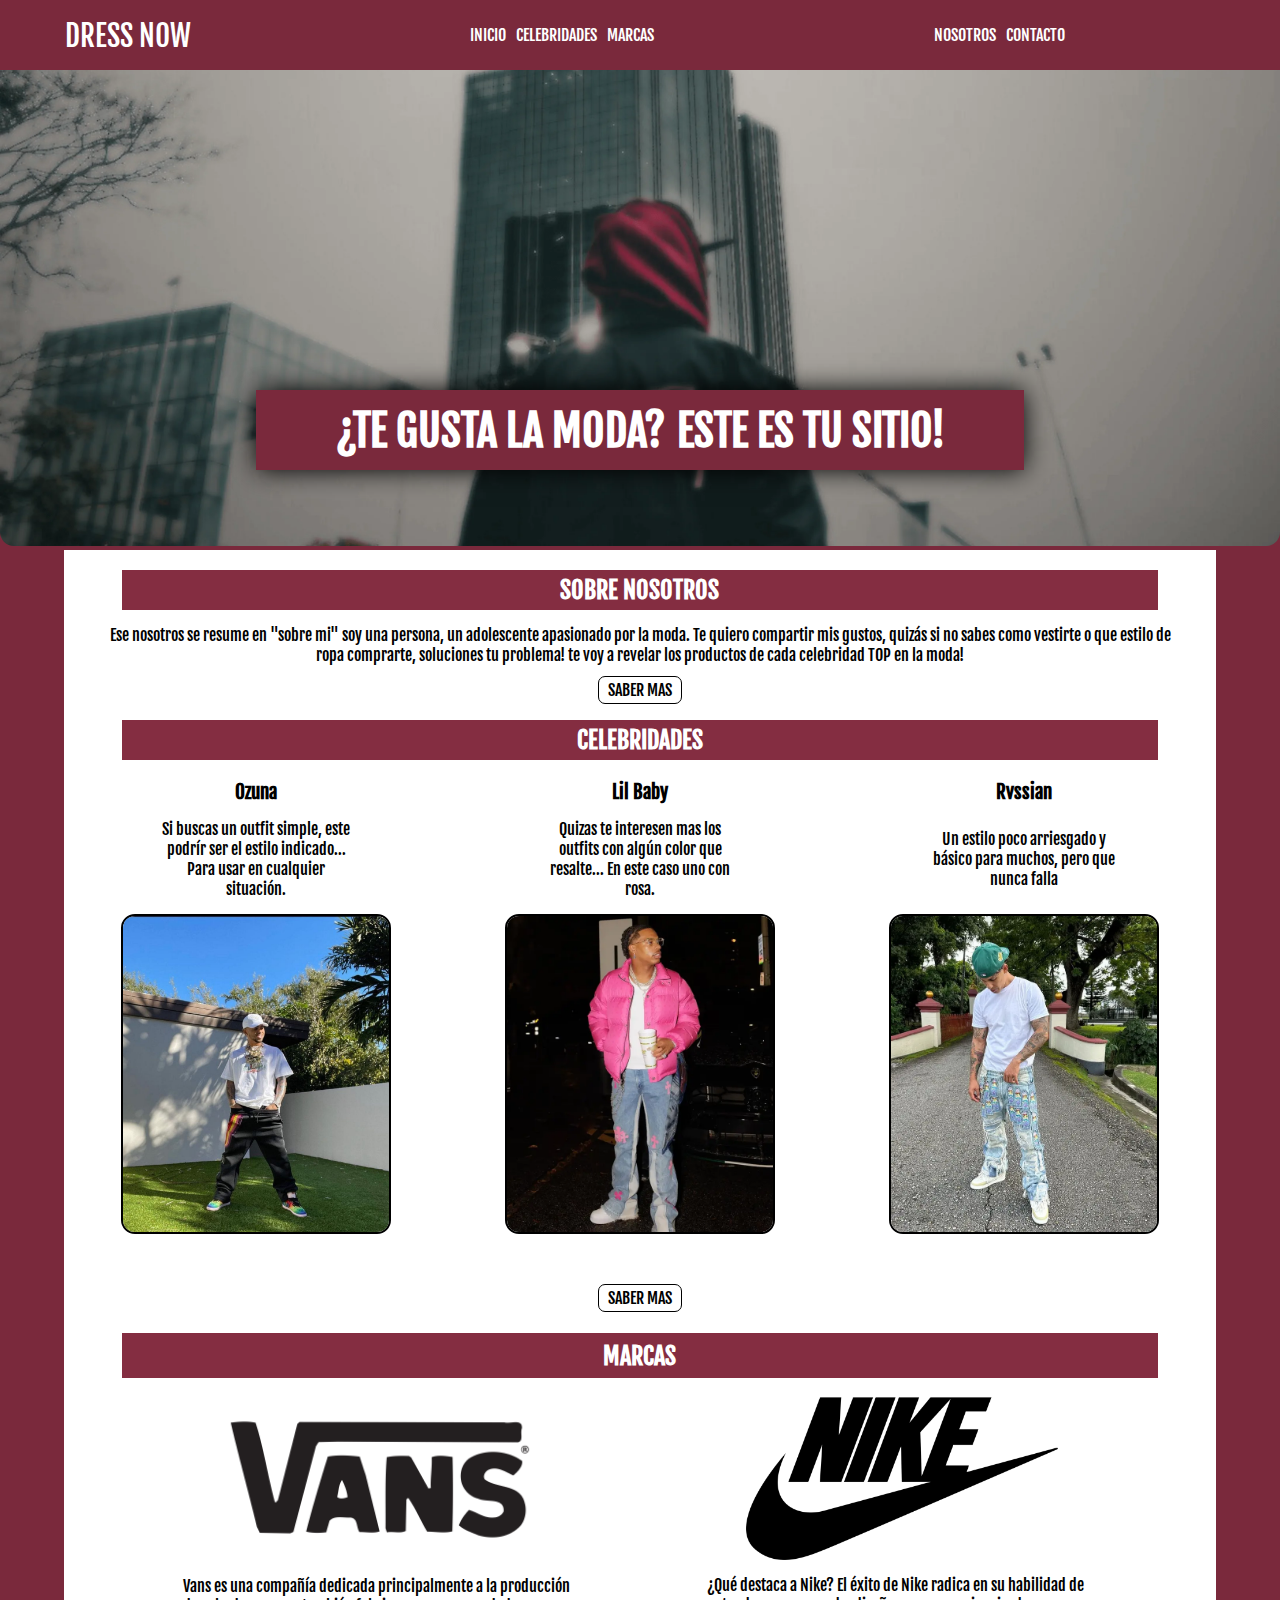
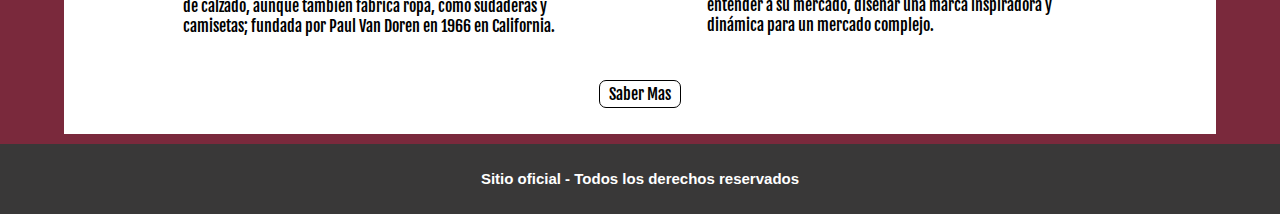
<file: index.html>
<!DOCTYPE html>
<html lang="es">

<head>
    <meta charset="UTF-8">
    <meta name="viewport" content="width=device-width, initial-scale=1.0">
    <link rel="stylesheet" href="css/style.css">
    <!-- Animacion CSS -->
    <link rel="stylesheet" href="https://cdnjs.cloudflare.com/ajax/libs/animate.css/4.1.1/animate.min.css" />
    <link rel="icon" href="media/abrigo-acolchado.ico">
    <meta name="description" content="Encuentra tu estilo de moda único en una sola página">
    <meta name="keywords" content="MODA, ROPA, ESTILO, OUTFITT">
    <title>DressNow</title>
</head>

<body>
    <header class="header header-inicio">
        <div class="logo">
            <a href="index.html">DRESS NOW</a>
        </div>
        <div class="navs">
            <label class="label-hamburguesa" for="menu-hamburguesa">
                <svg xmlns="http://www.w3.org/2000/svg" width="30" height="30" fill="currentColor" class="list-icon"
                    viewBox="0 0 16 16">
                    <path fill-rule="evenodd"
                        d="M2.5 12a.5.5 0 0 1 .5-.5h10a.5.5 0 0 1 0 1H3a.5.5 0 0 1-.5-.5m0-4a.5.5 0 0 1 .5-.5h10a.5.5 0 0 1 0 1H3a.5.5 0 0 1-.5-.5m0-4a.5.5 0 0 1 .5-.5h10a.5.5 0 0 1 0 1H3a.5.5 0 0 1-.5-.5" />
                </svg>
            </label>
            <input class="menu-hamburguesa" type="checkbox" name="" id="menu-hamburguesa">
            <div class="navvar">
                <div class="nav-1">
                    <ul class="ul-links">
                        <li class="li-links"><a class="links" href="index.html"><span>INICIO</span></a></li>
                        <li class="li-links"><a class="links"
                                href="html/celebridades.html"><span>CELEBRIDADES</span></a></li>
                        <li class="li-links"><a class="links" href="html/marcas.html"><span>MARCAS</span></a></li>
                    </ul>
                </div>
                <div class="nav-2">
                    <ul class="ul-links">
                        <li class="li-links"><a class="links" href="html/nosotros.html"><span>NOSOTROS</span></a></li>
                        <li class="li-links"><a class="links" href="html/contacto.html"><span>CONTACTO</span></a></li>
                    </ul>
                </div>
            </div>
        </div>
    </header>
    <div class="banner">
        <img src="media/banner2-liviano.webp" alt="Fondo header">

        <div class="info-header">
            <h1><span class="animate__animated animate__lightSpeedInLeft">¿TE GUSTA LA MODA?</span>
                <span class="animate__animated animate__lightSpeedInRight">ESTE ES TU SITIO!</span>
            </h1>
        </div>
    </div>



    <div class="main-fondo">

        <main class="main-inicio">




            <div class="sobre-nosotros-inicio">
                <div class="sobre-nosotros-inicio-info">
                    <h2>SOBRE NOSOTROS</h2>
                    <P>Ese nosotros se resume en "sobre mi" soy una persona, un adolescente apasionado por la moda. Te
                        quiero compartir mis gustos, quizás si no sabes como vestirte o que estilo de ropa comprarte,
                        soluciones tu problema! te voy a revelar los productos de cada celebridad TOP en la moda! </P>
                </div>
                <div class="sn-boton">
                    <a href="html/nosotros.html">SABER MAS</a>
                </div>
            </div>



            <div class="outfits-inicio">
                <div class="out-inicio-titulo">
                    <h2>CELEBRIDADES</h2>
                </div>
                <div class="out-content">
                    <div class="out-1">
                        <h3>Ozuna</h3>
                        <p>Si buscas un outfit simple, este podrír ser el estilo indicado... Para usar en cualquier
                            situación.</p>
                        <a href="html/celebridades.html"><img src="media/ozuna.jpeg" alt="Outfit de Ozuna"></a>
                    </div>
                    <div class="out-2">
                        <h3>Lil Baby</h3>
                        <p>Quizas te interesen mas los outfits con algún color que resalte... En este caso uno con rosa.
                        </p>
                        <a href="html/celebridades.html"><img src="media/Lil Baby.webp" alt="Outfit de Lil Baby"></a>
                    </div>
                    <div class="out-3">
                        <h3>Rvssian</h3>
                        <p>Un estilo poco arriesgado y básico para muchos, pero que nunca falla</p>
                        <a href="html/celebridades.html"><img src="media/Rvssian.webp" alt="Outfit de Rvssian"></a>
                    </div>
                </div>
                <div class="ou-btn">
                    <a href="html/celebridades.html">SABER MAS</a>
                </div>

            </div>



            <div class="marcas-inicio">
                <div class="marcas-inicio-titulo">
                    <h2>MARCAS</h2>
                </div>
                <div class="mar-content">
                    <div class="mar-1">
                        <img src="media/vans.png" alt="logo Vans">
                        <p>Vans es una compañía dedicada principalmente a la producción de calzado, aunque también
                            fabrica ropa, como sudaderas y camisetas; fundada por Paul Van Doren en 1966 en California.
                        </p>
                    </div>
                    <div class="mar-2">
                        <img src="media/nike.png" alt="logo Nike">
                        <p>¿Qué destaca a Nike?
                            El éxito de Nike radica en su habilidad de entender a su mercado, diseñar una marca
                            inspiradora y dinámica para un mercado complejo.</p>
                    </div>
                </div>
                <div class="mar-btn">
                    <a href="html/marcas.html">Saber Mas</a>
                </div>
            </div>


        </main>
    </div>

</body>

<footer>
    <h3>Sitio oficial - Todos los derechos reservados </h3>
</footer>

</html>
</file>
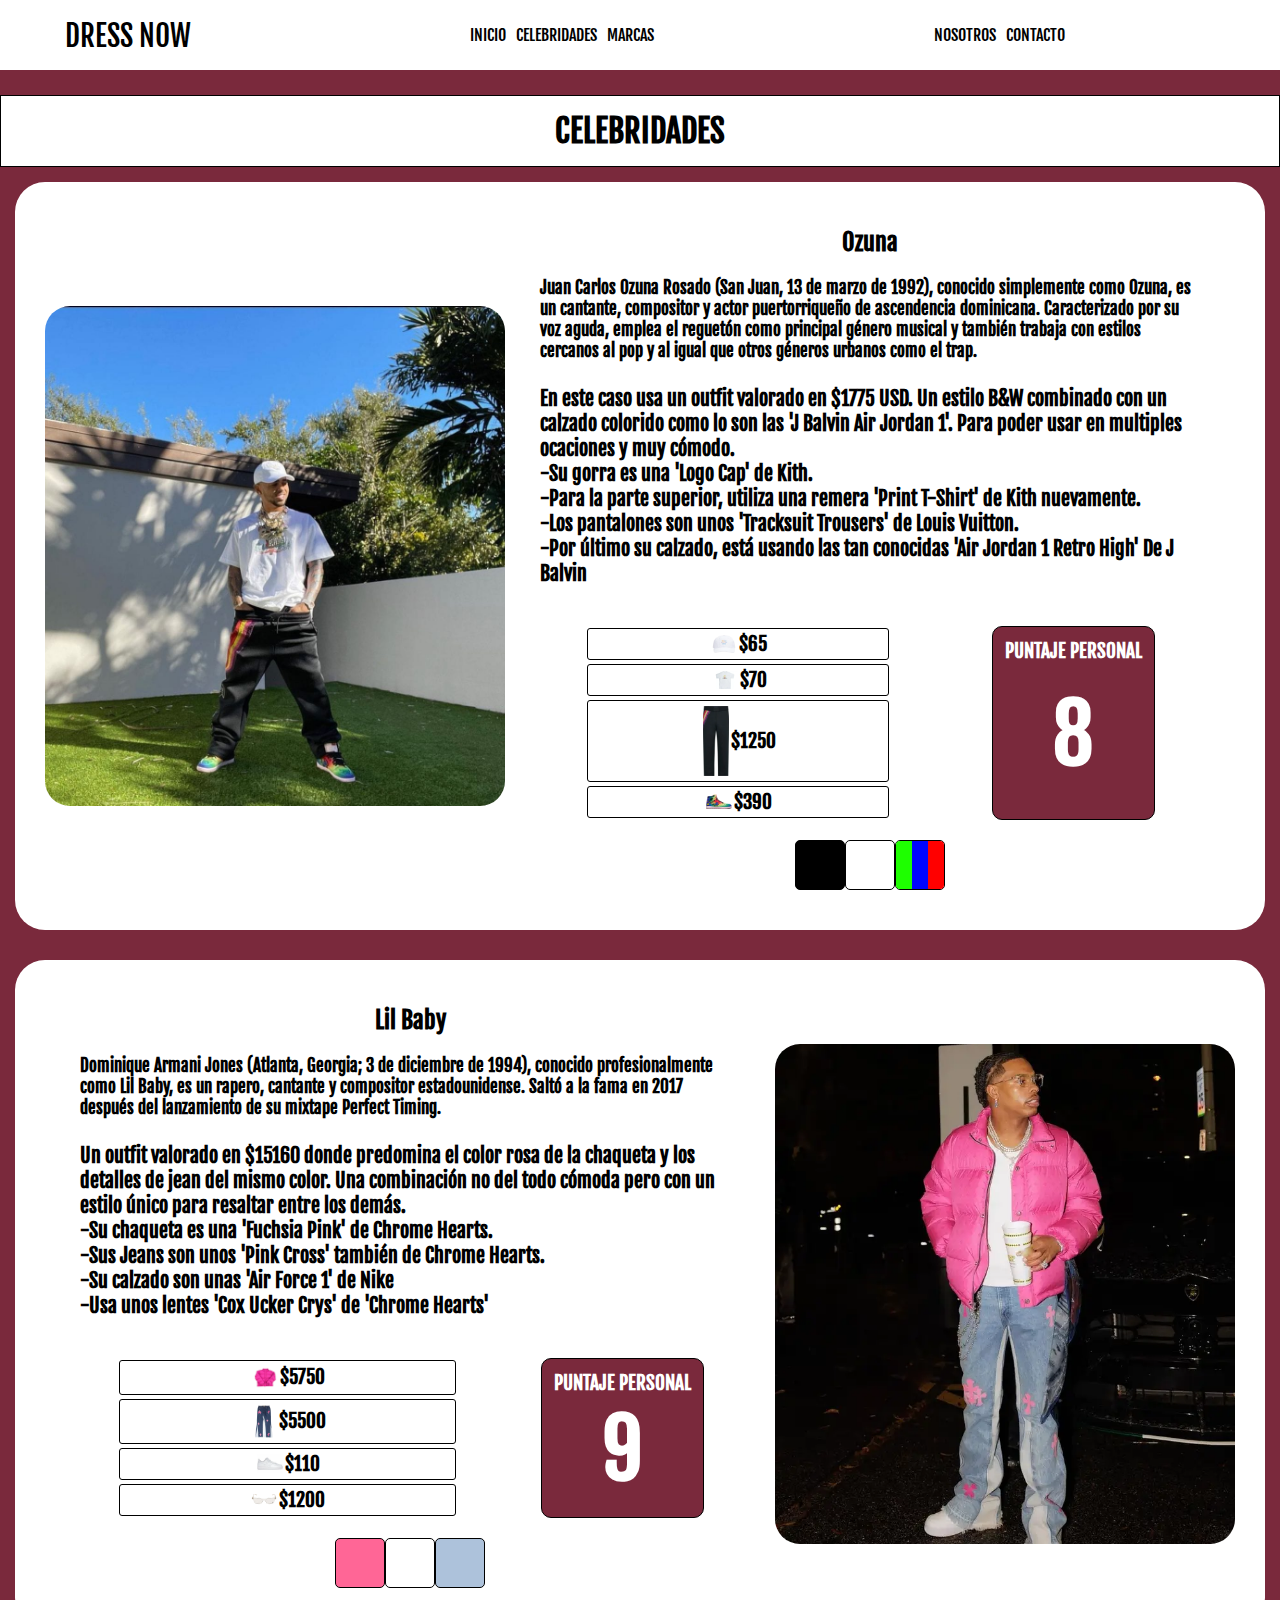
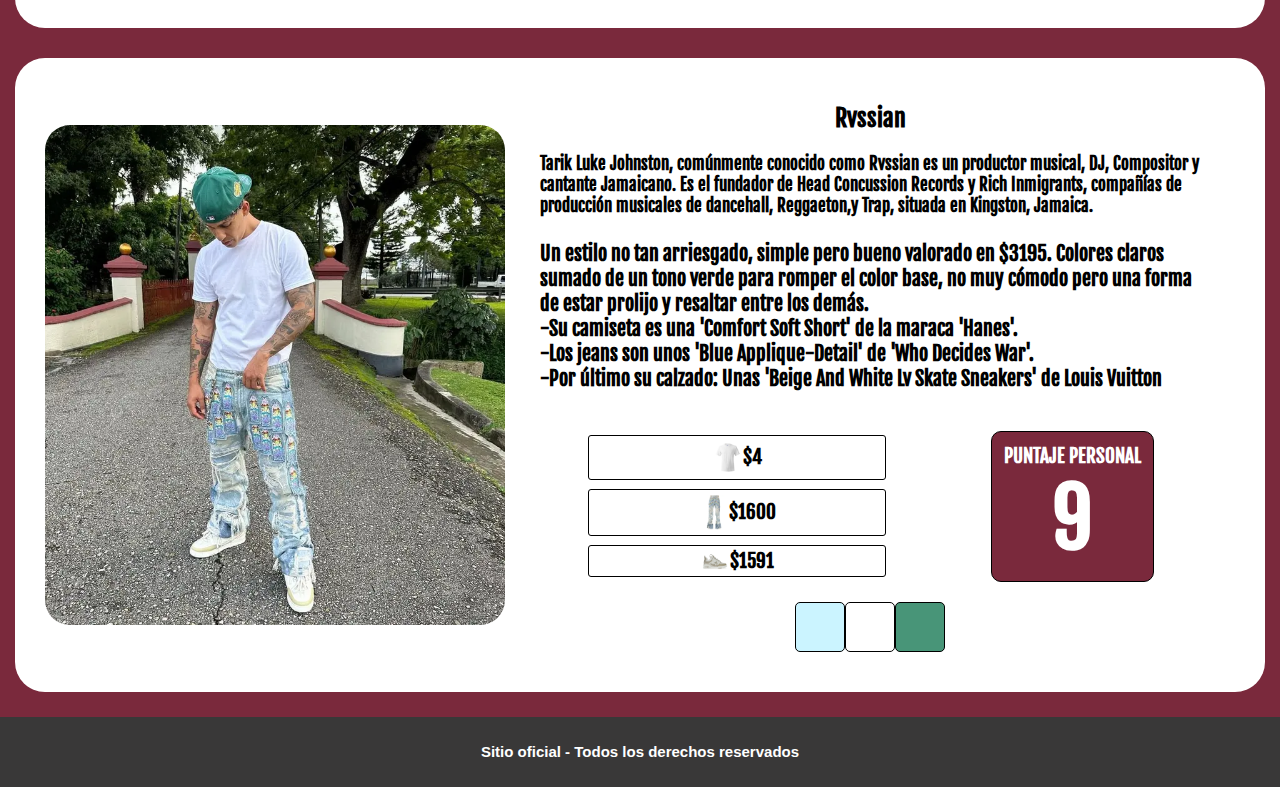
<file: html/celebridades.html>
<!DOCTYPE html>
<html lang="es">

<head>
    <link rel="stylesheet" href="../css/style.css">
    <meta charset="UTF-8">
    <meta name="viewport" content="width=device-width, initial-scale=1.0">
    <link rel="icon" href="../media/abrigo-acolchado.ico">
    <meta name="description" content="Las celebridades y sus mejores outfits!">
    <meta name="keywords" content="MODA, ROPA, ESTILO, OUTFITT, OZUNA, FAMOSOS, RVSSIAN">
    <title>Celebridades👑 - DressNow</title>
</head>

<body>

    <header class="header header-htmls">
        <div class="logo logo-htmls">
            <a href="../index.html">DRESS NOW</a>
        </div>
        <div class="navs">
            <label class="label-hamburguesa" for="menu-hamburguesa">
                <svg xmlns="http://www.w3.org/2000/svg" width="30" height="30" fill="currentColor"
                    class="list-icon-htmls" viewBox="0 0 16 16">
                    <path fill-rule="evenodd"
                        d="M2.5 12a.5.5 0 0 1 .5-.5h10a.5.5 0 0 1 0 1H3a.5.5 0 0 1-.5-.5m0-4a.5.5 0 0 1 .5-.5h10a.5.5 0 0 1 0 1H3a.5.5 0 0 1-.5-.5m0-4a.5.5 0 0 1 .5-.5h10a.5.5 0 0 1 0 1H3a.5.5 0 0 1-.5-.5" />
                </svg>
            </label>
            <input class="menu-hamburguesa" type="checkbox" name="" id="menu-hamburguesa">
            <div class="navvar">
                <div class="nav-1 nav1-htmls">
                    <ul class="ul-links">
                        <li class="li-links"><a href="../index.html"><span>INICIO</span></a></li>
                        <li class="li-links"><a href="../html/celebridades.html"><span>CELEBRIDADES</span></a></li>
                        <li class="li-links"><a href="../html/marcas.html"><span>MARCAS</span></a></li>
                    </ul>
                </div>
                <div class="nav-2 nav2-htmls">
                    <ul class="ul-links">
                        <li class="li-links"><a href="../html/nosotros.html"><span>NOSOTROS</span></a></li>
                        <li class="li-links"><a href="../html/contacto.html"><span>CONTACTO</span></a></li>
                    </ul>
                </div>
            </div>
        </div>
    </header>



    <div class="content-total">



        <div class="content-1">

            <div class="title-cebs">
                <h1>CELEBRIDADES</h1>
            </div>


            <div class="content-cebs">
                <div class="ceb-content-img">
                    <div class="foto-celebridad">

                    </div>
                </div>
                <div class="ceb-content-info">
                    <div class="nombre-celebridad">
                        <h2>Ozuna</h2>
                    </div>
                    <div class="info-celebridad">
                        <h5>Juan Carlos Ozuna Rosado (San Juan, 13 de marzo de 1992), conocido simplemente como Ozuna,
                            es un cantante, compositor y actor puertorriqueño de ascendencia dominicana. Caracterizado
                            por su voz aguda, emplea el reguetón como principal género musical y también trabaja con
                            estilos cercanos al pop y al igual que otros géneros urbanos como el trap.</h5>
                        <br>
                        <h4>En este caso usa un outfit valorado en $1775 USD. Un estilo B&W combinado con un calzado
                            colorido como lo son las 'J Balvin Air Jordan 1'. Para poder usar en multiples ocaciones y
                            muy cómodo.</h4>
                        <h4>-Su gorra es una
                            'Logo Cap' de Kith.</h4>
                        <h4>-Para la parte superior, utiliza una remera 'Print T-Shirt' de Kith nuevamente. </h4>
                        <h4>-Los pantalones son unos 'Tracksuit Trousers' de Louis Vuitton.</h4>
                        <h4>-Por último su calzado, está usando las tan conocidas 'Air Jordan 1 Retro High' De J
                            Balvin</h4>

                        </h4>
                    </div>
                    <div class="datos-celebridad">
                        <div class="precios">
                            <h3><img src="../media/ozuna-gorra.webp" alt="Gorra de Ozuna"> $65</h3>
                            <h3><img src="../media/ozuna-remera.webp" alt="Remera de Ozuna"> $70</h3>
                            <h3><img src="../media/ozuna-pantalon.webp" alt="Pantalon de Ozuna"> $1250</h3>
                            <h3><img src="../media/ozuna-zapas.webp" alt="Calzado de Ozuna"> $390</h3>
                        </div>
                        <div class="puntaje">
                            <h3>PUNTAJE PERSONAL<h3>
                                    <h1>8</h1>
                        </div>
                        <div class="colores-ozuna">
                            <div class="color-1"></div>
                            <div class="color-2"></div>
                            <div class="color-3">
                                <div class="subcolor-1"></div>
                                <div class="subcolor-2"></div>
                                <div class="subcolor-3"></div>
                            </div>
                        </div>
                    </div>
                </div>
            </div>

            <div class="content-cebs">

                <div class="ceb-content-info">
                    <div class="nombre-celebridad">
                        <h2>Lil Baby</h2>
                    </div>
                    <div class="info-celebridad">
                        <h5>Dominique Armani Jones ​(Atlanta, Georgia; 3 de diciembre de 1994), conocido
                            profesionalmente como Lil Baby, es un rapero, cantante y compositor estadounidense. Saltó a
                            la fama en 2017 después del lanzamiento de su mixtape Perfect Timing.</h5>
                        <br>
                        <h4>Un outfit valorado en $15160 donde predomina el color rosa de la chaqueta y los detalles de
                            jean del mismo color. Una combinación no del todo cómoda pero con un estilo único para
                            resaltar entre los demás.</h4>
                        <h4>-Su chaqueta es una 'Fuchsia Pink' de Chrome Hearts.</h4>
                        <h4>-Sus Jeans son unos 'Pink Cross' también de Chrome Hearts.</h4>
                        <h4>-Su calzado son unas 'Air Force 1' de Nike</h4>
                        <h4>-Usa unos lentes 'Cox Ucker Crys' de 'Chrome Hearts' </h4>

                        </h4>
                    </div>
                    <div class="datos-celebridad">
                        <div class="precios">
                            <h3><img src="../media/Lilbaby campera.webp" alt="Campera de Lil Baby"> $5750</h3>
                            <h3><img src="../media/lil baby pantalon.webp" alt="Pantalon de Lil Baby"> $5500</h3>
                            <h3><img src="../media/lilbaby zapas.webp" alt="Calzado de Lil Baby"> $110</h3>
                            <h3><img src="../media/lil baby lentes.webp" alt="Lentes de Lil Baby"> $1200</h3>
                        </div>
                        <div class="puntaje">
                            <h3>PUNTAJE PERSONAL<h3>
                                    <h1>9</h1>
                        </div>
                        <div class="colores-lilbaby">
                            <div class="color-1"></div>
                            <div class="color-2"></div>
                            <div class="color-3"></div>
                        </div>
                    </div>
                </div>

                <div class="ceb-content-img">
                    <div class="foto-celebridad-lilbaby">

                    </div>
                </div>

            </div>

            <div class="content-cebs">
                <div class="ceb-content-img">
                    <div class="foto-celebridad-rvssian">

                    </div>
                </div>
                <div class="ceb-content-info">
                    <div class="nombre-celebridad">
                        <h2>Rvssian</h2>
                    </div>
                    <div class="info-celebridad">
                        <h5>Tarik Luke Johnston, comúnmente conocido como Rvssian es un productor musical, DJ,
                            Compositor y cantante Jamaicano. Es el fundador de Head Concussion Records y Rich
                            Inmigrants, compañías de producción musicales de dancehall, Reggaeton,y Trap, situada en
                            Kingston, Jamaica.</h5>
                        <br>
                        <h4>Un estilo no tan arriesgado, simple pero bueno valorado en $3195. Colores claros sumado de
                            un tono verde para romper el color base, no muy cómodo pero una forma de estar prolijo y
                            resaltar entre los demás.</h4>
                        <h4>-Su camiseta es una 'Comfort Soft Short' de la maraca 'Hanes'.</h4>
                        <h4>-Los jeans son unos 'Blue Applique-Detail' de 'Who Decides War'. </h4>
                        <h4>-Por último su calzado: Unas 'Beige And White Lv Skate Sneakers' de Louis Vuitton</h4>


                        </h4>
                    </div>
                    <div class="datos-celebridad">
                        <div class="precios">
                            <h3><img src="../media/Rvssian remera.webp" alt="Remera de Rvssian"> $4</h3>
                            <h3><img src="../media/Rvssian pantalones.webp" alt="Pantalones de Rvssian"> $1600</h3>
                            <h3><img src="../media/Rvssian zapas.webp" alt="Calzado de rvssian"> $1591</h3>
                        </div>
                        <div class="puntaje">
                            <h3>PUNTAJE PERSONAL<h3>
                                    <h1>9</h1>
                        </div>
                        <div class="colores-rvssian">
                            <div class="color-1"></div>
                            <div class="color-2"></div>
                            <div class="color-3"></div>
                        </div>
                    </div>
                </div>
            </div>

        </div>


    </div>



    </div>

    <footer>
        <h3>Sitio oficial - Todos los derechos reservados </h3>
    </footer>


</body>



</html>
</file>
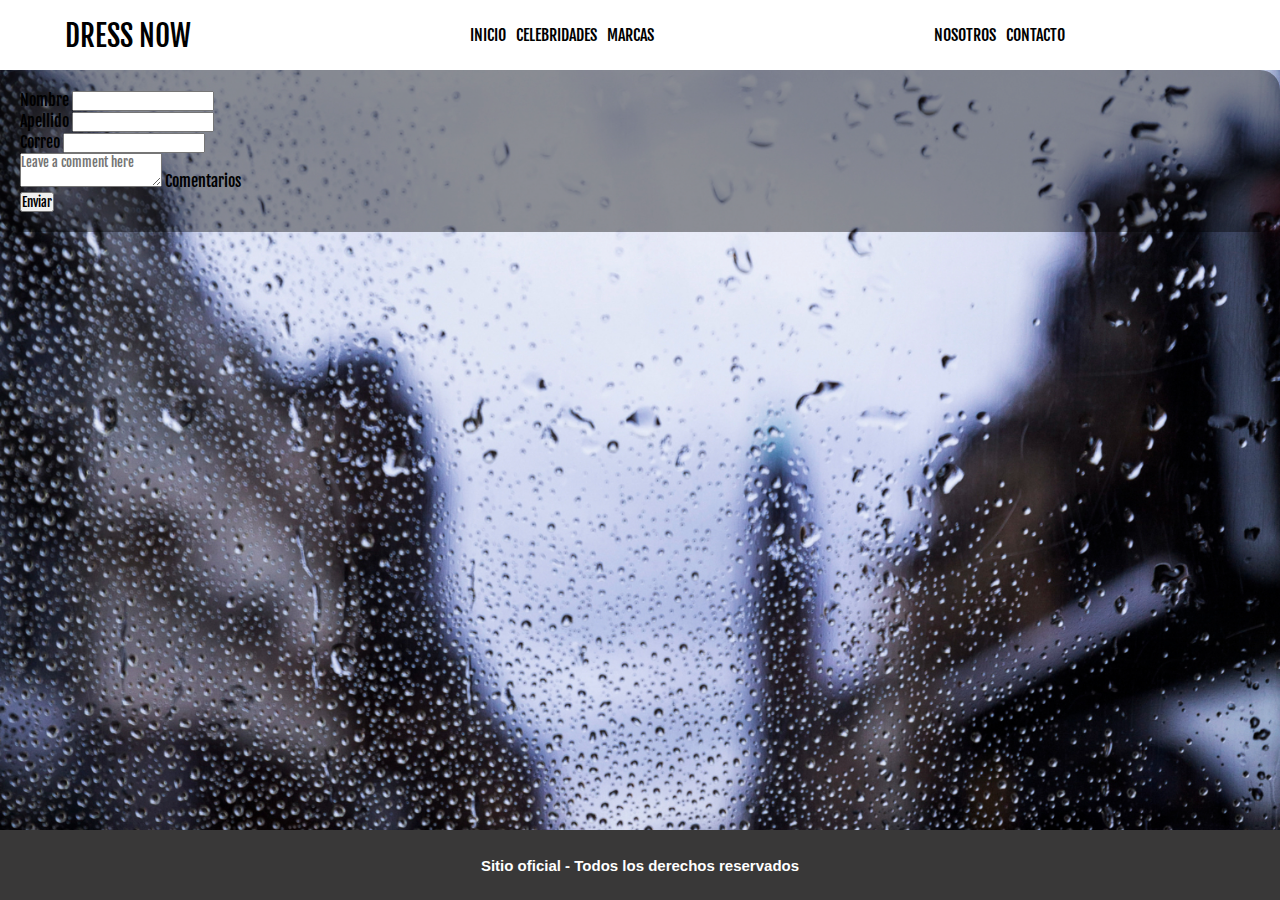
<file: html/contacto.html>
<!DOCTYPE html>
<html lang="es">

<head>

    <meta charset="UTF-8">
    <meta name="viewport" content="width=device-width, initial-scale=1.0">
    <link rel="icon" href="../media/abrigo-acolchado.ico">
    <link href="https://cdn.jsdelivr.net/npm/bootstrap@5.3.2/dist/css/bootstrap.min.css" rel="stylesheet"
        integrity="sha384-T3c6CoIi6uLrA9TneNEoa7RxnatzjcDSCmG1MXxSR1GAsXEV/Dwwykc2MPK8M2HN" crossorigin="anonymous">
    <meta name="description" content="Contactanos para inbformarnos de lo ultimo de la moda!">
    <meta name="keywords" content="MODA, ROPA, ESTILO, OUTFITT, CONTACTO">
    <title>Contacto - DressNow</title>
    <link rel="stylesheet" href="../css/style.css">
</head>

<body class="body-contacto">

    <header class="header header-htmls">
        <div class="logo logo-htmls">
            <a href="../index.html">DRESS NOW</a>
        </div>
        <div class="navs">
            <label class="label-hamburguesa" for="menu-hamburguesa">
                <svg xmlns="http://www.w3.org/2000/svg" width="30" height="30" fill="currentColor"
                    class="list-icon-htmls" viewBox="0 0 16 16">
                    <path fill-rule="evenodd"
                        d="M2.5 12a.5.5 0 0 1 .5-.5h10a.5.5 0 0 1 0 1H3a.5.5 0 0 1-.5-.5m0-4a.5.5 0 0 1 .5-.5h10a.5.5 0 0 1 0 1H3a.5.5 0 0 1-.5-.5m0-4a.5.5 0 0 1 .5-.5h10a.5.5 0 0 1 0 1H3a.5.5 0 0 1-.5-.5" />
                </svg>
            </label>
            <input class="menu-hamburguesa" type="checkbox" name="" id="menu-hamburguesa">
            <div class="navvar">
                <div class="nav-1 nav1-htmls row justify-content-center align-items-center">
                    <ul class="ul-links">
                        <li class="li-links"><a class="text-decoration-none"
                                href="../index.html"><span>INICIO</span></a></li>
                        <li class="li-links"><a class="text-decoration-none"
                                href="../html/celebridades.html"><span>CELEBRIDADES</span></a></li>
                        <li class="li-links"><a class="text-decoration-none"
                                href="../html/marcas.html"><span>MARCAS</span></a></li>
                    </ul>
                </div>
                <div class="nav-2 nav2-htmls row justify-content-center align-items-center">
                    <ul class="ul-links">
                        <li class="li-links"><a class="text-decoration-none"
                                href="../html/nosotros.html"><span>NOSOTROS</span></a></li>
                        <li class="li-links"><a class="text-decoration-none"
                                href="../html/contacto.html"><span>CONTACTO</span></a></li>
                    </ul>
                </div>
            </div>
        </div>
    </header>



    <form style="background-color: rgba(0, 0, 0, 0.4); padding: 20px; padding-top: 20px; top:0; border-radius: 20px;">
        <div class="container">
            <div class="row">
                <div class="col-10 mx-auto">
                    <div class="m-4 mt-0 mb-0">
                        <label for="exampleInputname" class="align-items-center text-white">Nombre</label>
                        <input type="text" class="form-control" id="exampleInputname" aria-describedby="name">
                        <div id="name" class="form-text"></div>
                    </div>
                    <div class="m-4 mt-0 mb-0">
                        <label for="exampleInputapellido" class="align-items-center text-white">Apellido</label>
                        <input type="text" class="form-control" id="exampleInputapellido" aria-describedby="apellido">
                        <div id="apellido" class="form-text"></div>
                    </div>
                    <div class="m-4 mt-0 mb-0">
                        <label for="exampleInputEmail1" class="align-items-center text-white">Correo</label>
                        <input type="email" class="form-control" id="exampleInputEmail1" aria-describedby="emailHelp">
                        <div id="emailHelp" class="form-text"></div>
                    </div>
                    <div class="form-floating m-4 mt-3 mb-1">
                        <textarea class="form-control" placeholder="Leave a comment here"
                            id="floatingTextarea"></textarea>
                        <label for="floatingTextarea">Comentarios</label>
                    </div>
                    <div class="text-center mt-3">
                        <button type="submit" class="btn btn-primary mx-auto">Enviar</button>
                    </div>

                </div>
            </div>
        </div>
    </form>


    <footer>
        <h3>Sitio oficial - Todos los derechos reservados </h3>
    </footer>

    <script src="https://cdn.jsdelivr.net/npm/bootstrap@5.3.2/dist/js/bootstrap.bundle.min.js"
        integrity="sha384-C6RzsynM9kWDrMNeT87bh95OGNyZPhcTNXj1NW7RuBCsyN/o0jlpcV8Qyq46cDfL"
        crossorigin="anonymous"></script>

</body>

</html>
</file>
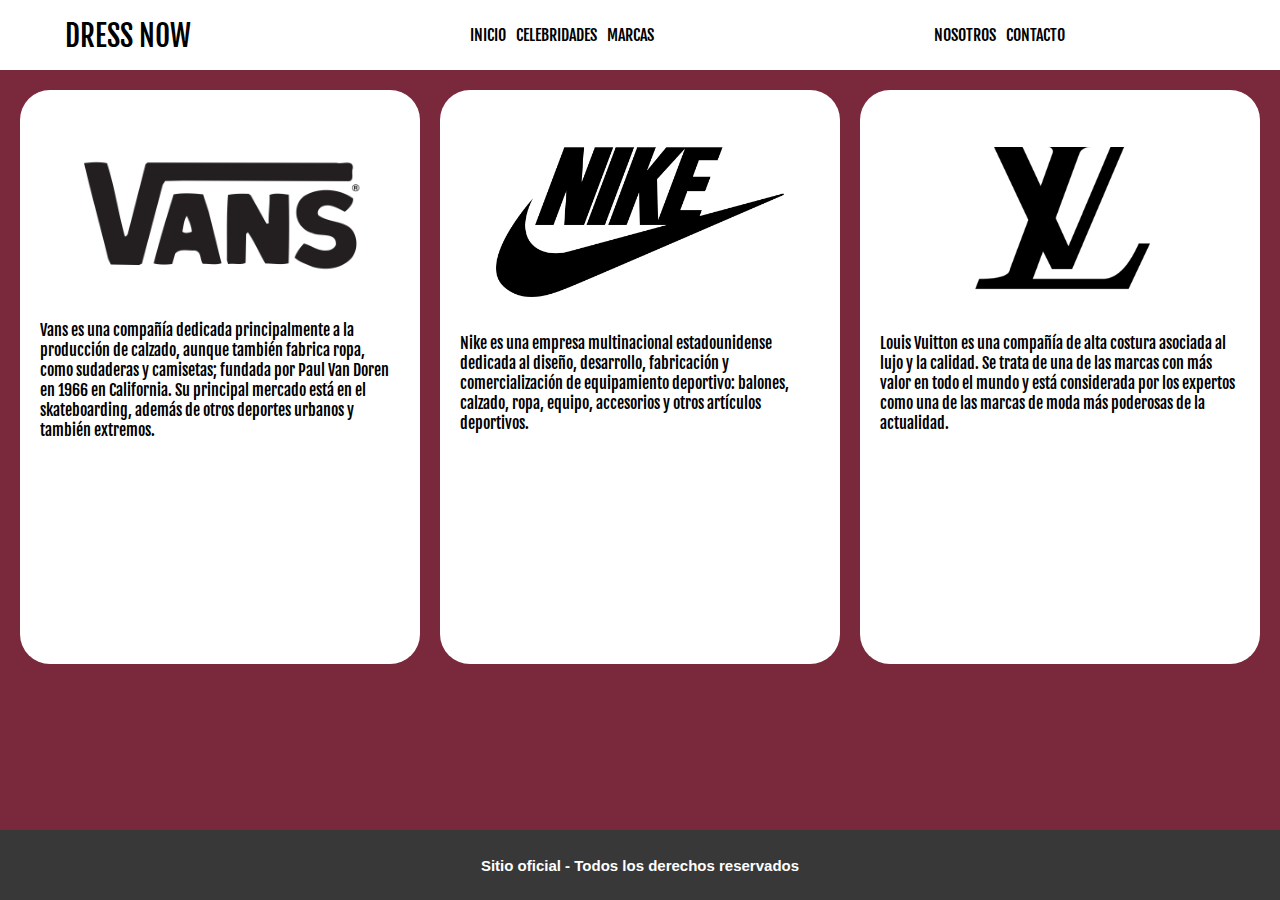
<file: html/marcas.html>
<!DOCTYPE html>
<html lang="es">

<head>
    <link rel="stylesheet" href="../css/style.css">
    <meta charset="UTF-8">
    <link rel="icon" href="../media/abrigo-acolchado.ico">
    <meta name="viewport" content="width=device-width, initial-scale=1.0">
    <meta name="description" content="Las mejores marcas del sector en un solo sitio!">
    <meta name="keywords" content="MODA, ROPA, ESTILO, OUTFITT, MARCAS, DINERO, COMPRAR, VESTIMENTA">
    <title>Marcas - DressNow</title>
</head>

<body class="body-marcas">

    <header class="header header-htmls">
        <div class="logo logo-htmls">
            <a href="../index.html">DRESS NOW</a>
        </div>
        <div class="navs">
            <label class="label-hamburguesa" for="menu-hamburguesa">
                <svg xmlns="http://www.w3.org/2000/svg" width="30" height="30" fill="currentColor"
                    class="list-icon-htmls" viewBox="0 0 16 16">
                    <path fill-rule="evenodd"
                        d="M2.5 12a.5.5 0 0 1 .5-.5h10a.5.5 0 0 1 0 1H3a.5.5 0 0 1-.5-.5m0-4a.5.5 0 0 1 .5-.5h10a.5.5 0 0 1 0 1H3a.5.5 0 0 1-.5-.5m0-4a.5.5 0 0 1 .5-.5h10a.5.5 0 0 1 0 1H3a.5.5 0 0 1-.5-.5" />
                </svg>
            </label>
            <input class="menu-hamburguesa" type="checkbox" name="" id="menu-hamburguesa">
            <div class="navvar">
                <div class="nav-1 nav1-htmls">
                    <ul class="ul-links">
                        <li class="li-links"><a href="../index.html"><span>INICIO</span></a></li>
                        <li class="li-links"><a href="../html/celebridades.html"><span>CELEBRIDADES</span></a></li>
                        <li class="li-links"><a href="../html/marcas.html"><span>MARCAS</span></a></li>
                    </ul>
                </div>
                <div class="nav-2 nav2-htmls">
                    <ul class="ul-links">
                        <li class="li-links"><a href="../html/nosotros.html"><span>NOSOTROS</span></a></li>
                        <li class="li-links"><a href="../html/contacto.html"><span>CONTACTO</span></a></li>
                    </ul>
                </div>
            </div>
        </div>
    </header>

    <div class="marcas-main">
        <div class="marca-cubo marca-1">
            <div class="marca-logo"></div>
            <div class="marca-info">
                <div class="marca-texto">
                    <p>Vans es una compañía dedicada principalmente a la producción de calzado, aunque también fabrica
                        ropa, como sudaderas y camisetas; fundada por Paul Van Doren en 1966 en California. Su principal
                        mercado está en el skateboarding, además de otros deportes urbanos y también extremos.</p>
                </div>
                <div class="marca-media">
                    <iframe width="560" height="315" src="https://www.youtube.com/embed/f4ZzHtww6Tc?si=sVYIGe28Xp7Ku-uH"
                        title="YouTube video player" frameborder="0"
                        allow="accelerometer; autoplay; clipboard-write; encrypted-media; gyroscope; picture-in-picture; web-share"
                        allowfullscreen></iframe>
                </div>
            </div>
        </div>
        <div class="marca-cubo marca-2">
            <div class="marca-logo"></div>
            <div class="marca-info">
                <div class="marca-texto">
                    <p>Nike es una empresa multinacional estadounidense dedicada al diseño, desarrollo, fabricación y
                        comercialización de equipamiento deportivo: balones, calzado, ropa, equipo, accesorios y otros
                        artículos deportivos.</p>
                </div>
                <div class="marca-media"><iframe width="560" height="315"
                        src="https://www.youtube.com/embed/V9fsOaa97F4?si=H_AfBB8PJ9jBSbNg&amp;start=16"
                        title="YouTube video player" frameborder="0"
                        allow="accelerometer; autoplay; clipboard-write; encrypted-media; gyroscope; picture-in-picture; web-share"
                        allowfullscreen></iframe></div>
            </div>
        </div>
        <div class="marca-cubo marca-3">
            <div class="marca-logo"></div>
            <div class="marca-info">
                <div class="marca-texto">
                    <p>Louis Vuitton es una compañía de alta costura asociada al lujo y la calidad. Se trata de una de
                        las marcas con más valor en todo el mundo y está considerada por los expertos como una de las
                        marcas de moda más poderosas de la actualidad.</p>
                </div>
                <div class="marca-media"><iframe width="560" height="315"
                        src="https://www.youtube.com/embed/822uxjVURn8?si=HGtpcnSm88Pi1LnN&amp;start=16"
                        title="YouTube video player" frameborder="0"
                        allow="accelerometer; autoplay; clipboard-write; encrypted-media; gyroscope; picture-in-picture; web-share"
                        allowfullscreen></iframe></div>
            </div>
        </div>
    </div>

    <footer>
        <h3>Sitio oficial - Todos los derechos reservados </h3>
    </footer>

</body>

</html>
</file>
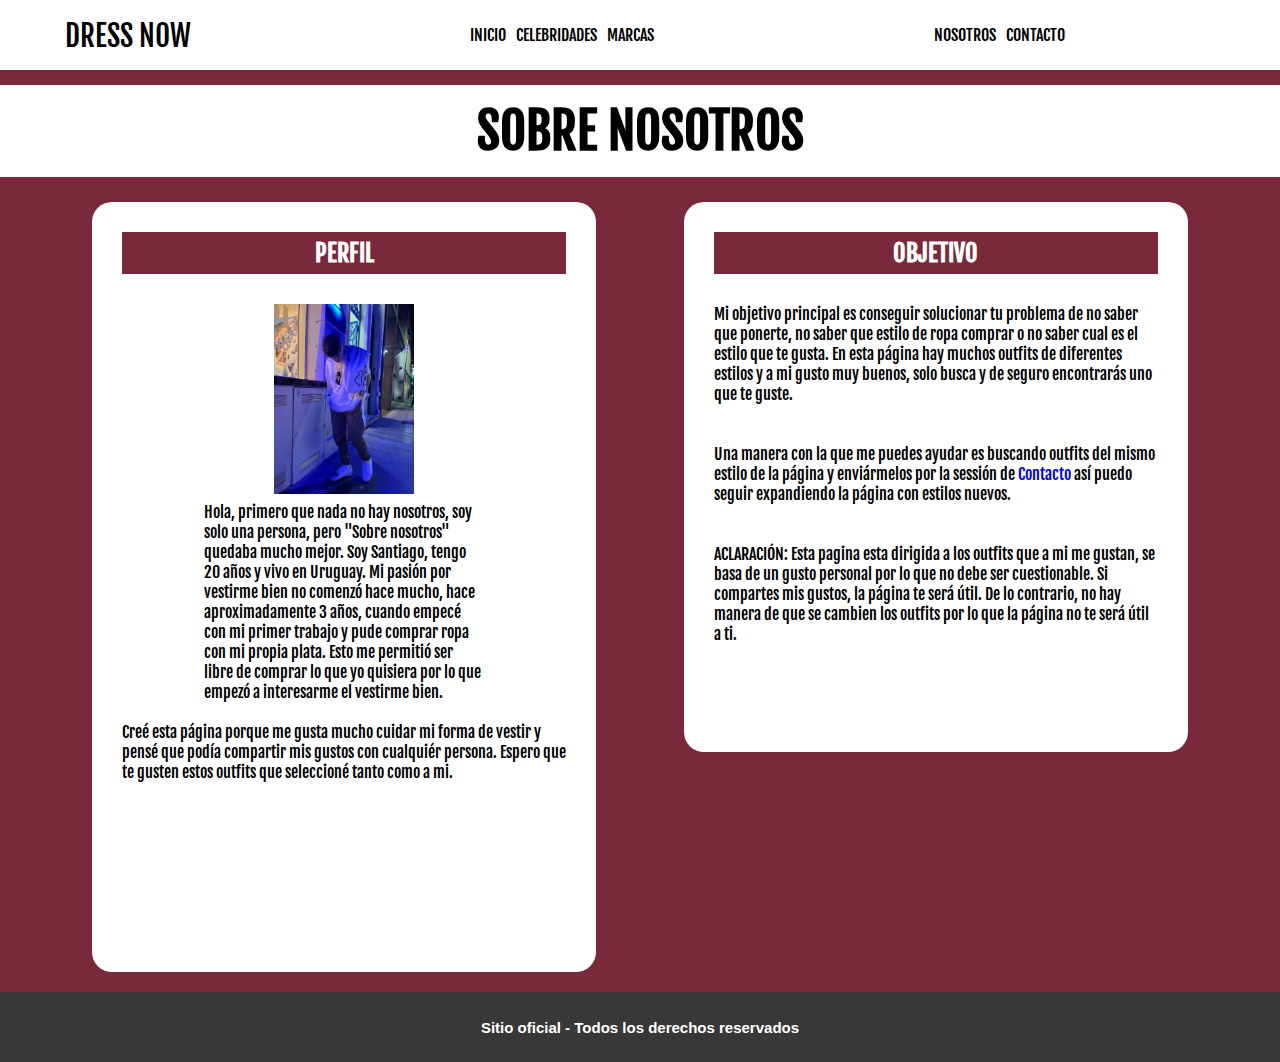
<file: html/nosotros.html>
<!DOCTYPE html>
<html lang="es">

<head>
    <link rel="stylesheet" href="../css/style.css">
    <meta charset="UTF-8">
    <link rel="icon" href="../media/abrigo-acolchado.ico">
    <meta name="viewport" content="width=device-width, initial-scale=1.0">
    <meta name="description" content="Somos una pagina que se dedica a la moda!">
    <meta name="keywords" content="MODA, ROPA, ESTILO, OUTFITT, PASION, VESTIMENTA">
    <title>Nosotros👋 - DressNow</title>
</head>


<body>


    <header class="header header-htmls">
        <div class="logo logo-htmls">
            <a href="../index.html">DRESS NOW</a>
        </div>
        <div class="navs">
            <label class="label-hamburguesa" for="menu-hamburguesa">
                <svg xmlns="http://www.w3.org/2000/svg" width="30" height="30" fill="currentColor"
                    class="list-icon-htmls" viewBox="0 0 16 16">
                    <path fill-rule="evenodd"
                        d="M2.5 12a.5.5 0 0 1 .5-.5h10a.5.5 0 0 1 0 1H3a.5.5 0 0 1-.5-.5m0-4a.5.5 0 0 1 .5-.5h10a.5.5 0 0 1 0 1H3a.5.5 0 0 1-.5-.5m0-4a.5.5 0 0 1 .5-.5h10a.5.5 0 0 1 0 1H3a.5.5 0 0 1-.5-.5" />
                </svg>
            </label>
            <input class="menu-hamburguesa" type="checkbox" name="" id="menu-hamburguesa">
            <div class="navvar">
                <div class="nav-1 nav1-htmls">
                    <ul class="ul-links">
                        <li class="li-links"><a href="../index.html"><span>INICIO</span></a></li>
                        <li class="li-links"><a href="../html/celebridades.html"><span>CELEBRIDADES</span></a></li>
                        <li class="li-links"><a href="../html/marcas.html"><span>MARCAS</span></a></li>
                    </ul>
                </div>
                <div class="nav-2 nav2-htmls">
                    <ul class="ul-links">
                        <li class="li-links"><a href="../html/nosotros.html"><span>NOSOTROS</span></a></li>
                        <li class="li-links"><a href="../html/contacto.html"><span>CONTACTO</span></a></li>
                    </ul>
                </div>
            </div>
        </div>
    </header>

    <body class="body">
        <div class="nosotros-titulo">
            <h1>SOBRE NOSOTROS</h1>
        </div>
        <div class="nosotros-content">
            <div class="perfil">
                <div class="title">
                    <h2>PERFIL</h2>
                </div>
                <div class="descripcion">
                    <div class="my-image">
                        <div class="img-yo"></div>
                    </div>
                    <div class="my-info">
                        <p>Hola, primero que nada no hay nosotros, soy solo una persona, pero "Sobre nosotros" quedaba
                            mucho mejor. Soy Santiago, tengo 20 años y vivo en Uruguay. Mi pasión por vestirme bien no
                            comenzó hace mucho, hace aproximadamente 3 años, cuando empecé con mi primer trabajo y pude
                            comprar ropa con mi propia plata. Esto me permitió ser libre de comprar lo que yo quisiera
                            por lo que empezó a interesarme el vestirme bien. </p>
                    </div>
                </div>
                <br>
                <div class="descripcion-2">
                    <p>Creé esta página porque me gusta mucho cuidar mi forma de vestir y pensé que podía compartir mis
                        gustos con cualquiér persona. Espero que te gusten estos outfits que seleccioné tanto como a mi.
                    </p>
                </div>
                <br>
                <div class="mapa">
                    <iframe
                        src="https://www.google.com/maps/embed?pb=!1m14!1m12!1m3!1d44022.598186024195!2d-56.16932002038656!3d-34.90646992568099!2m3!1f0!2f0!3f0!3m2!1i1024!2i768!4f13.1!5e0!3m2!1ses!2suy!4v1702151472069!5m2!1ses!2suy"
                        width="600" height="450" style="border:0;" allowfullscreen="" loading="lazy"
                        referrerpolicy="no-referrer-when-downgrade" target="_blank"></iframe>
                </div>
            </div>
            <div class="objetivo">
                <div class="title-2">
                    <h2>OBJETIVO</h2>
                </div>
                <div class="contenido-2">
                    <P>Mi objetivo principal es conseguir solucionar tu problema de no saber que ponerte, no saber que
                        estilo de ropa comprar o no saber cual es el estilo que te gusta. En esta página hay muchos
                        outfits de diferentes estilos y a mi gusto muy buenos, solo busca y de seguro encontrarás uno
                        que te guste. <br><br><br>
                        Una manera con la que me puedes ayudar es buscando outfits del mismo estilo de la página y
                        enviármelos por la sessión de <a href="../html/contacto.html">Contacto</a> así puedo seguir
                        expandiendo la página con estilos nuevos. <br><br><br>
                        ACLARACIÓN: Esta pagina esta dirigida a los outfits que a mi me gustan, se basa de un gusto
                        personal por lo que no debe ser cuestionable. Si compartes mis gustos, la página te será útil.
                        De lo contrario, no hay manera de que se cambien los outfits por lo que la página no te será
                        útil a ti.</P>
                </div>
            </div>
        </div>

        <footer>
            <h3>Sitio oficial - Todos los derechos reservados </h3>
        </footer>

    </body>




</html>
</file>
<file: css/style.css>
@charset "UTF-8";
@import url("https://fonts.googleapis.com/css2?family=Fjalla+One&display=swap");
@import url("https://fonts.googleapis.com/css2?family=Bebas+Neue&display=swap");
* {
  padding: 0;
  margin: 0;
  box-sizing: border-box;
  text-decoration: none;
  list-style-type: none;
  font-family: Fjalla One, sans-serif;
}

img {
  width: 210px;
  border-radius: 14px;
}

.header {
  position: sticky;
  top: 0;
  background-color: #7a293c;
  display: flex;
  justify-content: space-around;
  min-height: 70px;
  align-items: center;
  flex-wrap: wrap;
  z-index: 1000;
  width: 100%;
  height: 70px;
}

.navs {
  display: flex;
  flex-wrap: wrap;
  justify-content: space-between;
  padding: 3px 10px;
  width: auto;
  min-width: 70%;
  height: auto;
}

.logo {
  display: flex;
  margin-top: 2px;
}
.logo a {
  color: rgb(255, 255, 255);
  font-size: 1.8rem;
  transition: all 0.7s;
  text-decoration: none;
}
.logo a:hover {
  transform: scale(1.3);
}

@media screen and (min-width: 768px) {
  .nav-1,
  .nav-2 {
    display: flex;
    margin: auto;
    padding: 0px 15px;
  }
  .nav-1 ul,
  .nav-2 ul {
    display: flex;
  }
  .nav-1 li,
  .nav-2 li {
    padding: 0px 5px;
  }
  .nav-1 a,
  .nav-2 a {
    color: rgb(255, 255, 255);
    transition: all 0.4s;
  }
  .nav-1 a:hover,
  .nav-2 a:hover {
    transform: scale(1.4);
    padding: 4px 7px;
    color: rgb(0, 0, 0);
    background-color: rgb(255, 255, 255);
    border-radius: 6px;
  }
}
/* HEADER EN LOS HTMLS */
.header-htmls {
  background-color: rgb(255, 255, 255);
}

@media screen and (min-width: 768px) {
  .nav1-htmls ul li a,
  .nav2-htmls ul li a {
    color: rgb(0, 0, 0);
    transition: all 0.4s;
  }
  .nav1-htmls ul li a:hover,
  .nav2-htmls ul li a:hover {
    transform: scale(1.4);
    padding: 4px 7px;
    color: rgb(255, 255, 255);
    background-color: #7a293c;
    border-radius: 6px;
  }
}
.logo-htmls a {
  color: rgb(0, 0, 0);
  font-size: 1.8rem;
  transition: all 0.7s;
}
.logo-htmls a:hover {
  transform: scale(1.3);
}

/* Cambios de estilos para el banner en los htmls */
@media screen and (max-width: 768px) {
  .list-icon-htmls {
    cursor: pointer;
  }
  a {
    color: white;
  }
}
/* HEADER EN CONTACTO USANDO BOOTSTRAP
Quitando el margen de abajo que bootstrap agrega
automaticamente */
ol,
ul {
  margin-bottom: 0rem;
}

.list-icon,
.menu-hamburguesa,
.label-hamburguesa {
  display: none;
}

.navvar {
  display: flex;
  justify-content: space-between;
  width: 100%;
}

/* menu hamburguesa activo para cuando la pantalla sea menor a 768px */
@media screen and (max-width: 768px) {
  .list-icon,
  .menu-hamburguesa,
  .label-hamburguesa {
    display: block;
  }
  .header {
    position: relative;
    display: flex;
    flex-direction: row;
    flex-wrap: nowrap;
    justify-content: space-between;
  }
  .navvar {
    position: absolute;
    top: 70px;
    width: 100%;
    left: 0;
    /* height: 160px; */
    height: 0;
    overflow: hidden;
    display: block;
    justify-content: space-between;
  }
  .nav-1,
  .nav-2 {
    padding: 0;
    height: 100%;
    display: flex;
  }
  .nav-1 {
    height: 120%;
  }
  .ul-links {
    display: flex;
    background-color: #471420;
    width: 100%;
    flex-wrap: nowrap;
    height: 100%;
    flex-direction: column;
    justify-content: center;
    align-items: center;
    font-size: 34px;
  }
  .nav-2 .ul-links {
    justify-content: center;
  }
  .nav-1 .ul-links {
    justify-content: space-evenly;
  }
  .navs {
    display: flex;
    min-width: 1%;
  }
  .menu-hamburguesa {
    display: none;
  }
  .label-hamburguesa {
    right: 0;
  }
  /* cambios en el .navvar cuando el icon este CHECKED para que se desplegue */
  .menu-hamburguesa:checked + .navvar {
    height: 160px;
    overflow: visible;
    transition: all 0.3s;
  }
  .logo {
    padding-left: 25px;
  }
  .list-icon {
    color: white;
    margin-right: 5px;
    cursor: pointer;
  }
  a {
    color: white;
  }
  .li-links {
    width: 100%;
    text-align: center;
    padding: 4px;
  }
  .li-links:hover {
    background-color: #310e16;
  }
}
/* FOOTER */
footer {
  background-color: rgb(57, 56, 56);
  color: rgb(255, 255, 255);
  display: flex;
  height: 70px;
  justify-content: center;
  align-items: center;
  text-align: center;
  width: 100%;
  position: absolute;
  bottom: 0;
}
footer h3 {
  font-family: Arial;
  font-size: 15px;
}

/* GENERAL */
body {
  background-color: #7a293c;
  width: 100%;
  position: relative;
  flex-direction: column;
  justify-content: space-between;
  min-height: 100vh;
  padding-bottom: 80px;
}

.main-fondo {
  position: relative;
  display: flex;
  justify-content: center;
  padding: 0px;
}

.main-inicio {
  background-color: rgb(255, 255, 255);
  width: 90%;
  display: flex;
  justify-content: center;
  flex-direction: column;
  align-items: center;
}

/* APARTADO DE CELEBRIDADES */
/* GENERAL */
.content-total {
  display: flex;
  flex-direction: column;
  width: 100%;
}
.content-total img {
  border-radius: 2px;
  padding: 2px;
}

.content-1 {
  display: flex;
  flex-direction: column;
  width: 100%;
}

/* TITULO GENERAL "CELEBRIDADES" */
.title-cebs {
  border: 1px black solid;
  display: flex;
  justify-content: center;
  margin: 25px 0px 0px;
  padding: 15px;
  background-color: rgb(255, 255, 255);
}

/* GENERAL RECUADROS INDIVIDUALES DE CADA CELEBRIDAD */
.content-cebs {
  display: flex;
  min-height: 360px;
  flex-wrap: wrap;
  justify-content: center;
  border-radius: 30px;
  background-color: rgb(255, 255, 255);
  padding: 30px;
  margin: 15px;
}

.ceb-content-img {
  width: 460px;
  position: relative;
  height: 500px;
  margin: auto;
}

.ceb-content-info {
  display: flex;
  flex-direction: column;
  justify-content: space-around;
  align-items: center;
  flex: 1 0 auto;
  max-width: 800px;
  width: 320px;
  margin: 10px 30px 0px;
  height: auto;
}

.nombre-celebridad {
  margin: 5px 5px;
}

.info-celebridad {
  margin: 15px 5px;
  font-size: 20px;
}

.datos-celebridad {
  display: flex;
  justify-content: space-around;
  width: 100%;
  margin: 15px 0px 0px;
  height: 100%;
  flex-wrap: wrap;
}

.precios {
  display: flex;
  flex-wrap: wrap;
  min-width: 45%;
  max-width: 100%;
  align-items: center;
  margin: 10px;
}
.precios img {
  width: 30px;
  height: 100%;
}
.precios h3 {
  display: flex;
  align-items: center;
  border: 1px black solid;
  border-radius: 3px;
  padding: 3px;
  margin: 2px;
  width: 100%;
  justify-content: center;
}

.puntaje {
  display: flex;
  min-width: 30px;
  max-width: auto;
  flex-direction: column;
  justify-content: center;
  align-items: center;
  border: 1px solid black;
  padding: 12px;
  background-color: #7a293c;
  margin: 10px;
  border-radius: 10px;
  color: rgb(255, 255, 255);
}
.puntaje p {
  font-size: 60px;
}
.puntaje h1 {
  height: 100%;
  font-size: 80px;
  display: flex;
  align-items: center;
}

/* APARTADO OZUNA */
.foto-celebridad {
  background-image: url(../media/ozuna.jpeg);
  width: auto;
  height: 100%;
  background-size: cover;
  background-position: center;
  border-radius: 25px;
}

.colores-ozuna {
  margin: 10px 0px;
  display: flex;
  justify-content: center;
  width: 200px;
  height: auto;
  align-items: center;
}
.colores-ozuna .color-1 {
  width: 50px;
  height: 50px;
  border: 1px black solid;
  border-radius: 5px;
  background-color: rgb(0, 0, 0);
}
.colores-ozuna .color-2 {
  width: 50px;
  height: 50px;
  border: 1px black solid;
  border-radius: 5px;
  background-color: rgb(255, 255, 255);
}
.colores-ozuna .color-3 {
  width: 50px;
  height: 50px;
  border: 1px black solid;
  border-radius: 5px;
  background-color: rgb(255, 255, 255);
  position: relative;
  overflow: hidden;
}
.colores-ozuna .color-3 .subcolor-1 {
  width: 50px;
  height: 100%;
  background-color: rgb(30, 255, 0);
  position: absolute;
  width: 33%;
}
.colores-ozuna .color-3 .subcolor-2 {
  width: 50px;
  height: 100%;
  background-color: rgb(0, 4, 255);
  position: absolute;
  width: 33%;
  left: 33%;
}
.colores-ozuna .color-3 .subcolor-3 {
  width: 50px;
  height: 100%;
  background-color: rgb(255, 0, 0);
  position: absolute;
  width: 33%;
  right: 0;
}

/* APARTADO LILBABY */
.foto-celebridad-lilbaby {
  background-image: url(../media/Lil\ Baby.webp);
  width: auto;
  height: 100%;
  background-size: cover;
  background-position: center;
  border-radius: 25px;
}

.colores-lilbaby {
  margin: 10px 0px;
  display: flex;
  justify-content: center;
  width: 200px;
  height: auto;
  align-items: center;
}
.colores-lilbaby .color-1 {
  width: 50px;
  height: 50px;
  border: 1px black solid;
  border-radius: 5px;
  background-color: rgb(255, 102, 150);
}
.colores-lilbaby .color-2 {
  width: 50px;
  height: 50px;
  border: 1px black solid;
  border-radius: 5px;
  background-color: rgb(255, 255, 255);
}
.colores-lilbaby .color-3 {
  width: 50px;
  height: 50px;
  border: 1px black solid;
  border-radius: 5px;
  background-color: rgb(173, 194, 219);
}

/* APARTADO RVSSIAN */
.foto-celebridad-rvssian {
  background-image: url(../media/Rvssian.webp);
  width: auto;
  height: 100%;
  background-size: cover;
  background-position: center;
  border-radius: 25px;
}

.colores-rvssian {
  margin: 10px 0px;
  display: flex;
  justify-content: center;
  width: 200px;
  height: auto;
  align-items: center;
}
.colores-rvssian .color-1 {
  width: 50px;
  height: 50px;
  border: 1px black solid;
  border-radius: 5px;
  background-color: rgb(203, 244, 255);
}
.colores-rvssian .color-2 {
  width: 50px;
  height: 50px;
  border: 1px black solid;
  border-radius: 5px;
  background-color: rgb(255, 255, 255);
}
.colores-rvssian .color-3 {
  width: 50px;
  height: 50px;
  border: 1px black solid;
  border-radius: 5px;
  background-color: rgb(72, 149, 120);
}

/* APARTADO CONTACTO */
.body-contacto {
  display: flex;
  flex-direction: column;
  justify-content: flex-start;
  background-image: url(../../media/efecto-lluvia-sobre-fondo-urbano.jpg);
  background-repeat: no-repeat;
  background-size: cover;
  object-fit: cover;
}

/* BANNER DEL INICIO */
.banner {
  min-height: 30rem;
  width: 100%;
  position: relative;
  overflow: hidden;
  display: flex;
  justify-content: center;
  overflow: hidden;
}
.banner img {
  height: 120%;
  width: 100%;
  position: absolute;
  min-height: 35rem;
  top: -100px;
  object-fit: cover;
  overflow: hidden;
}

.info-header {
  position: absolute;
  display: flex;
  justify-content: center;
  align-items: center;
  background-color: #7a293c;
  width: 750px;
  height: auto;
  min-height: 80px;
  bottom: 5rem;
  margin: auto;
  flex-wrap: wrap;
  text-align: center;
  font-size: 1.35rem;
  box-shadow: 0px 0px 25px;
}
.info-header h1 {
  padding: 0px 3px;
  font-family: Fjalla One, sans-serif;
  color: rgb(255, 255, 255);
  padding: 5px 15px;
  display: flex;
  justify-content: center;
  flex-wrap: wrap;
  text-align: center;
  /* Achicamos la latra del banner en pantallas chicas */
}
.info-header h1 span {
  display: flex;
  flex-wrap: nowrap;
  text-align: center;
  padding: 2px 6px;
}
@media screen and (max-width: 450px) {
  .info-header h1 span {
    font-size: 35px;
  }
}

/* MEIDIDAS DEL TEXTO DEL BANNER SEGUN EL TAMAÑO DE LA PANTALLA */
.info-header {
  width: clamp(380px, 60%, 1000px);
}

/* SOBRE NOSOTROS DEL INICIO */
.sobre-nosotros-inicio {
  display: flex;
  flex-direction: column;
  align-items: center;
  padding: 20px 0px;
  width: 100%;
}

.sobre-nosotros-inicio-info {
  display: flex;
  justify-content: center;
  flex-direction: column;
  align-items: center;
}

.sobre-nosotros-inicio p,
.sobre-nosotros-inicio h2 {
  display: flex;
  text-align: center;
  justify-content: center;
  padding: 5px 0px;
}

.sobre-nosotros-inicio-info h2 {
  background-color: #842D41;
  color: white;
  width: 90%;
}
.sobre-nosotros-inicio-info p {
  padding: 15px 40px;
}

/* CELEBRIDADDES DEL INCIIO */
.outfits-inicio {
  display: flex;
  flex-direction: column;
  justify-content: center;
  align-items: center;
  width: 100%;
}

.out-inicio-titulo {
  width: 90%;
  display: flex;
  justify-content: center;
  height: 40px;
}
.out-inicio-titulo h2 {
  background-color: #842D41;
  color: white;
  width: 100%;
  display: flex;
  justify-content: center;
  align-items: center;
}

.out-content {
  display: flex;
  justify-content: space-around;
  flex-wrap: wrap;
  width: 100%;
  padding: 20px 0px;
}

.out-1,
.out-2,
.out-3 {
  display: flex;
  flex-direction: column;
  align-items: center;
  justify-content: space-between;
  width: 270px;
  height: auto;
  padding-bottom: 30px;
}

.out-1 a,
.out-2 a,
.out-3 a {
  transition: transform 0.3s ease-in-out;
}

.out-1 p,
.out-2 p,
.out-3 p {
  text-align: center;
  padding: 15px 0px;
  max-width: 190px;
}

.outfits-inicio img {
  border: solid 2px rgb(0, 0, 0);
  height: 320px;
  width: 100%;
  background-size: cover;
  background-position: center;
  object-fit: cover;
}

/* MARCAS DEL INICIO */
.marcas-inicio {
  display: flex;
  flex-direction: column;
  justify-content: center;
  align-items: center;
  width: 100%;
}

.marcas-inicio-titulo {
  display: flex;
  justify-content: center;
  margin-top: 25px;
  background-color: #842D41;
  color: white;
  width: 90%;
  height: 45px;
  align-items: center;
}
.marcas-inicio-titulo h2 {
  display: flex;
  width: 100%;
  justify-content: center;
}

.mar-content {
  display: flex;
  flex-wrap: wrap;
  justify-content: space-evenly;
  width: 100%;
}

.mar-1,
.mar-2 {
  display: flex;
  flex-direction: column;
  justify-content: center;
  width: 400px;
  padding: 13px 5px;
  margin: 0px 10px 5px;
}

.mar-1 img,
.mar-2 img {
  display: flex;
  margin: auto;
  height: auto;
  width: 80%;
}

.mar-1 p,
.mar-2 p {
  margin-top: 9px;
}

.mar-btn {
  padding: 30px;
}

.out-content .out-1 a:hover,
.out-content .out-2 a:hover,
.out-content .out-3 a:hover {
  transform: scale(1.07);
  box-shadow: 0px 0px 20px rgba(0, 0, 0, 0.6);
  border-radius: 15px;
  height: 320px;
}

/* BOTONOES 'SABER MAS' DEL INICIO */
.ou-btn,
.mar-btn,
.sn-boton {
  transition: transform 0.1s ease-in-out;
}

.ou-btn a,
.mar-btn a,
.sn-boton a {
  color: rgb(0, 0, 0);
  border: 1px solid black;
  padding: 3px 9px;
  border-radius: 7px;
}

.ou-btn:hover,
.mar-btn:hover,
.sn-boton:hover {
  transform: scale(1.1);
}

/* APARTADO MARCAS */
.marcas-main {
  display: flex;
  width: 100%;
  justify-content: space-evenly;
  height: auto;
  display: flex;
  min-height: 360px;
  flex-wrap: wrap;
  border-radius: 30px;
}

.marca-cubo {
  background-color: rgb(255, 255, 255);
  padding: 20px;
  margin: 20px 0px;
  display: flex;
  flex-wrap: wrap;
  flex-direction: column;
  min-width: 200px;
  max-width: 400px;
  height: auto;
  justify-content: space-evenly;
  align-items: center;
  border-radius: 30px;
}

.marca-1 .marca-logo {
  background-image: url(../media/vans.png);
  background-position: center;
  background-repeat: no-repeat;
  background-size: cover;
  width: 80%;
  height: 150px;
  margin: 30px;
}

.marca-2 .marca-logo {
  background-image: url(../media/nike.png);
  background-position: center;
  background-repeat: no-repeat;
  background-size: cover;
  width: 80%;
  height: 150px;
  margin: 30px;
}

.marca-3 .marca-logo {
  background-image: url(../media/louis-Vuitton.png);
  background-position: center;
  background-repeat: no-repeat;
  background-size: cover;
  width: 50%;
  height: 150px;
  margin: 30px;
}

marca-1 media {
  width: 50px;
  height: auto;
  position: absolute;
}

.marca-info iframe {
  width: 100%;
  height: 200px;
  padding: 10px 0px 0px;
}

/* APARTADO NOSOTROS */
.nosotros-titulo {
  margin: 15px 0px;
  background-color: rgb(255, 255, 255);
}
.nosotros-titulo h1 {
  text-align: center;
  padding: 15px;
  font-size: 50px;
}

.nosotros-content {
  display: flex;
  flex-wrap: wrap;
  justify-content: space-evenly;
  flex-direction: row;
  flex-wrap: wrap;
  width: 100%;
  padding: 10px;
  gap: 5px;
}

.perfil {
  display: flex;
  flex-direction: column;
  min-width: 350px;
  width: 40%;
  background-color: rgb(255, 255, 255);
  border-radius: 20px;
  padding: 30px;
  height: auto;
}

.objetivo {
  width: 40%;
  background-color: rgb(255, 255, 255);
  border-radius: 20px;
  padding: 30px;
  min-width: 370px;
  max-height: 550px;
  min-height: 260px;
}

.mapa iframe {
  width: 70%;
  height: 140px;
  text-align: center;
}

.contenido-2 {
  height: 80%;
  display: flex;
  justify-content: center;
  padding-top: 30px;
}

.descripcion {
  padding-top: 30px;
  display: flex;
  flex-wrap: wrap;
  justify-content: space-between;
  gap: 8px;
}

.my-info {
  max-width: 300px;
  min-width: 100px;
  padding: 0px 10px;
  margin: auto;
}

.title {
  text-align: center;
  background-color: #7a293c;
}

.title-2 {
  color: white;
  text-align: center;
  background-color: #7a293c;
}

.title h2 {
  color: white;
  padding: 6px;
}

.title-2 h2 {
  padding: 6px;
}

.img-yo {
  background-image: url(../media/yo.JPEG);
  background-size: cover;
  height: 100%;
  width: 100%;
}

.my-image {
  min-width: 140px;
  height: 190px;
  margin: auto;
}

.mapa {
  display: flex;
  justify-content: center;
  align-items: center;
}

/*# sourceMappingURL=style.css.map */
</file>
